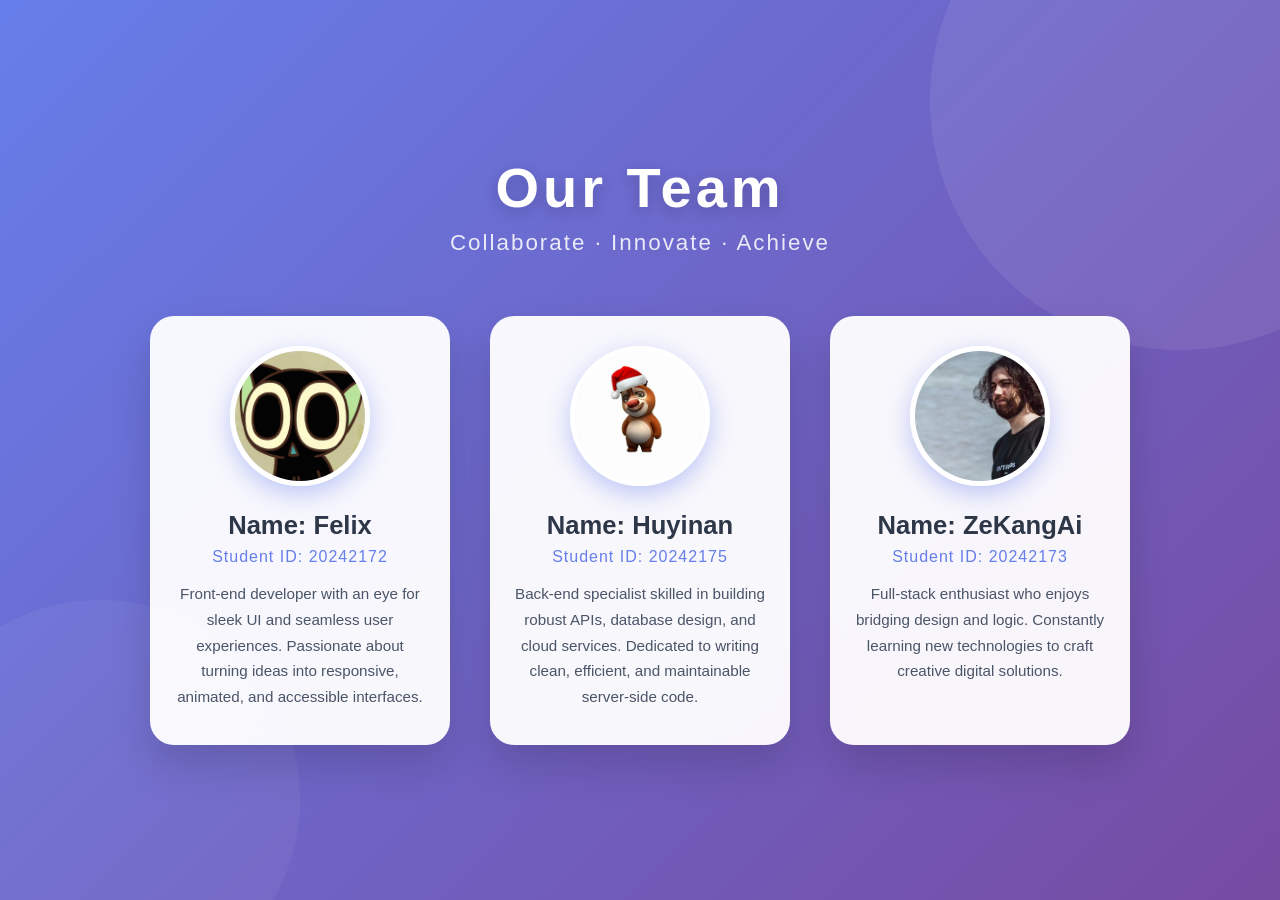
<file: index.html>
﻿<!DOCTYPE html>
<html lang="en">
<head>
  <meta charset="UTF-8">
  <meta name="viewport" content="width=device-width, initial-scale=1.0">
  <title>Team Introduction | Our Group</title>
  <link rel="stylesheet" href="style.css">
  <link rel="preconnect" href="https://fonts.googleapis.com">
  <link rel="preconnect" href="https://fonts.gstatic.com" crossorigin>
  <link href="https://fonts.googleapis.com/css2?family=Poppins:wght@300;400;600;700&display=swap" rel="stylesheet">
</head>
<body>
  <div class="bg-shape"></div>
  <div class="bg-shape2"></div>

  <main class="team-container">
    <h1 class="team-title">Our Team</h1>
    <p class="team-subtitle">Collaborate &middot; Innovate &middot; Achieve</p>

    <div class="card-grid">
      <div class="card">
        <div class="card-img-wrapper">
          <img src="assets/Felix.jpg" alt="Portrait of Felix" class="card-img">
        </div>
        <div class="card-info">
          <h2 class="card-name">Name: Felix</h2>
          <p class="card-student-id">Student ID: 20242172</p>
          <p class="card-desc">
            Front-end developer with an eye for sleek UI and seamless user experiences.
            Passionate about turning ideas into responsive, animated, and accessible interfaces.
          </p>
        </div>
      </div>

      <div class="card">
        <div class="card-img-wrapper">
          <img src="assets/Huyinan.jpg" alt="Portrait of Huyinan" class="card-img">
        </div>
        <div class="card-info">
          <h2 class="card-name">Name: Huyinan</h2>
          <p class="card-student-id">Student ID: 20242175</p>
          <p class="card-desc">
            Back-end specialist skilled in building robust APIs, database design, and cloud services.
            Dedicated to writing clean, efficient, and maintainable server-side code.
          </p>
        </div>
      </div>

      <div class="card">
        <div class="card-img-wrapper">
          <img src="assets/Alzaine_image.jpg" alt="Portrait of ZeKangAi" class="card-img">
        </div>
        <div class="card-info">
          <h2 class="card-name">Name: ZeKangAi</h2>
          <p class="card-student-id">Student ID: 20242173</p>
          <p class="card-desc">
            Full-stack enthusiast who enjoys bridging design and logic.
            Constantly learning new technologies to craft creative digital solutions.
          </p>
        </div>
      </div>
    </div>
  </main>
</body>
</html>
</file>
<file: style.css>
/* ========== 全局重置与基础 ========== */
* {
  margin: 0;
  padding: 0;
  box-sizing: border-box;
}

body {
  font-family: 'Noto Sans SC', sans-serif;
  background: linear-gradient(135deg, #667eea 0%, #764ba2 100%);
  min-height: 100vh;
  display: flex;
  align-items: center;
  justify-content: center;
  padding: 40px 20px;
  overflow-x: hidden;
  position: relative;
}

/* ========== 背景装饰形状 ========== */
.bg-shape,
.bg-shape2 {
  position: fixed;
  border-radius: 50%;
  background: rgba(255, 255, 255, 0.08);
  z-index: 0;
}

.bg-shape {
  width: 500px;
  height: 500px;
  top: -150px;
  right: -150px;
}

.bg-shape2 {
  width: 400px;
  height: 400px;
  bottom: -100px;
  left: -100px;
  background: rgba(255, 255, 255, 0.05);
}

/* ========== 主容器 ========== */
.team-container {
  max-width: 1200px;
  width: 100%;
  z-index: 1;
  text-align: center;
}

.team-title {
  color: #ffffff;
  font-size: 3.5rem;
  font-weight: 700;
  letter-spacing: 4px;
  margin-bottom: 10px;
  text-shadow: 0 4px 15px rgba(0, 0, 0, 0.2);
}

.team-subtitle {
  color: rgba(255, 255, 255, 0.85);
  font-size: 1.4rem;
  font-weight: 300;
  margin-bottom: 60px;
  letter-spacing: 2px;
}

/* ========== 卡片网格 ========== */
.card-grid {
  display: flex;
  flex-wrap: wrap;
  justify-content: center;
  gap: 40px;
}

/* ========== 单个卡片 ========== */
.card {
  background: rgba(255, 255, 255, 0.95);
  border-radius: 24px;
  padding: 30px 25px 35px;
  width: 300px;
  box-shadow: 0 20px 40px rgba(0, 0, 0, 0.15);
  backdrop-filter: blur(10px);
  transition: transform 0.3s ease, box-shadow 0.3s ease;
  display: flex;
  flex-direction: column;
  align-items: center;
  text-align: center;
}

.card:hover {
  transform: translateY(-10px);
  box-shadow: 0 25px 50px rgba(0, 0, 0, 0.25);
}

/* ========== 图片区域 ========== */
.card-img-wrapper {
  width: 140px;
  height: 140px;
  border-radius: 50%;
  overflow: hidden;
  border: 5px solid #fff;
  box-shadow: 0 8px 25px rgba(102, 126, 234, 0.4);
  margin-bottom: 25px;
  transition: transform 0.3s ease;
}

.card:hover .card-img-wrapper {
  transform: scale(1.05);
}

.card-img {
  width: 100%;
  height: 100%;
  object-fit: cover;
  display: block;
}

/* ========== 文字信息 ========== */
.card-name {
  font-size: 1.6rem;
  color: #2d3748;
  margin-bottom: 8px;
  font-weight: 700;
}

.card-student-id {
  font-size: 1rem;
  color: #667eea;
  font-weight: 500;
  margin-bottom: 15px;
  letter-spacing: 1px;
}

.card-desc {
  font-size: 0.95rem;
  color: #4a5568;
  line-height: 1.7;
  font-weight: 300;
}

/* ========== 响应式处理 ========== */
@media (max-width: 768px) {
  .team-title {
    font-size: 2.5rem;
  }
  .team-subtitle {
    font-size: 1.1rem;
    margin-bottom: 40px;
  }
  .card {
    width: 90%;
    max-width: 320px;
  }
}
</file>
